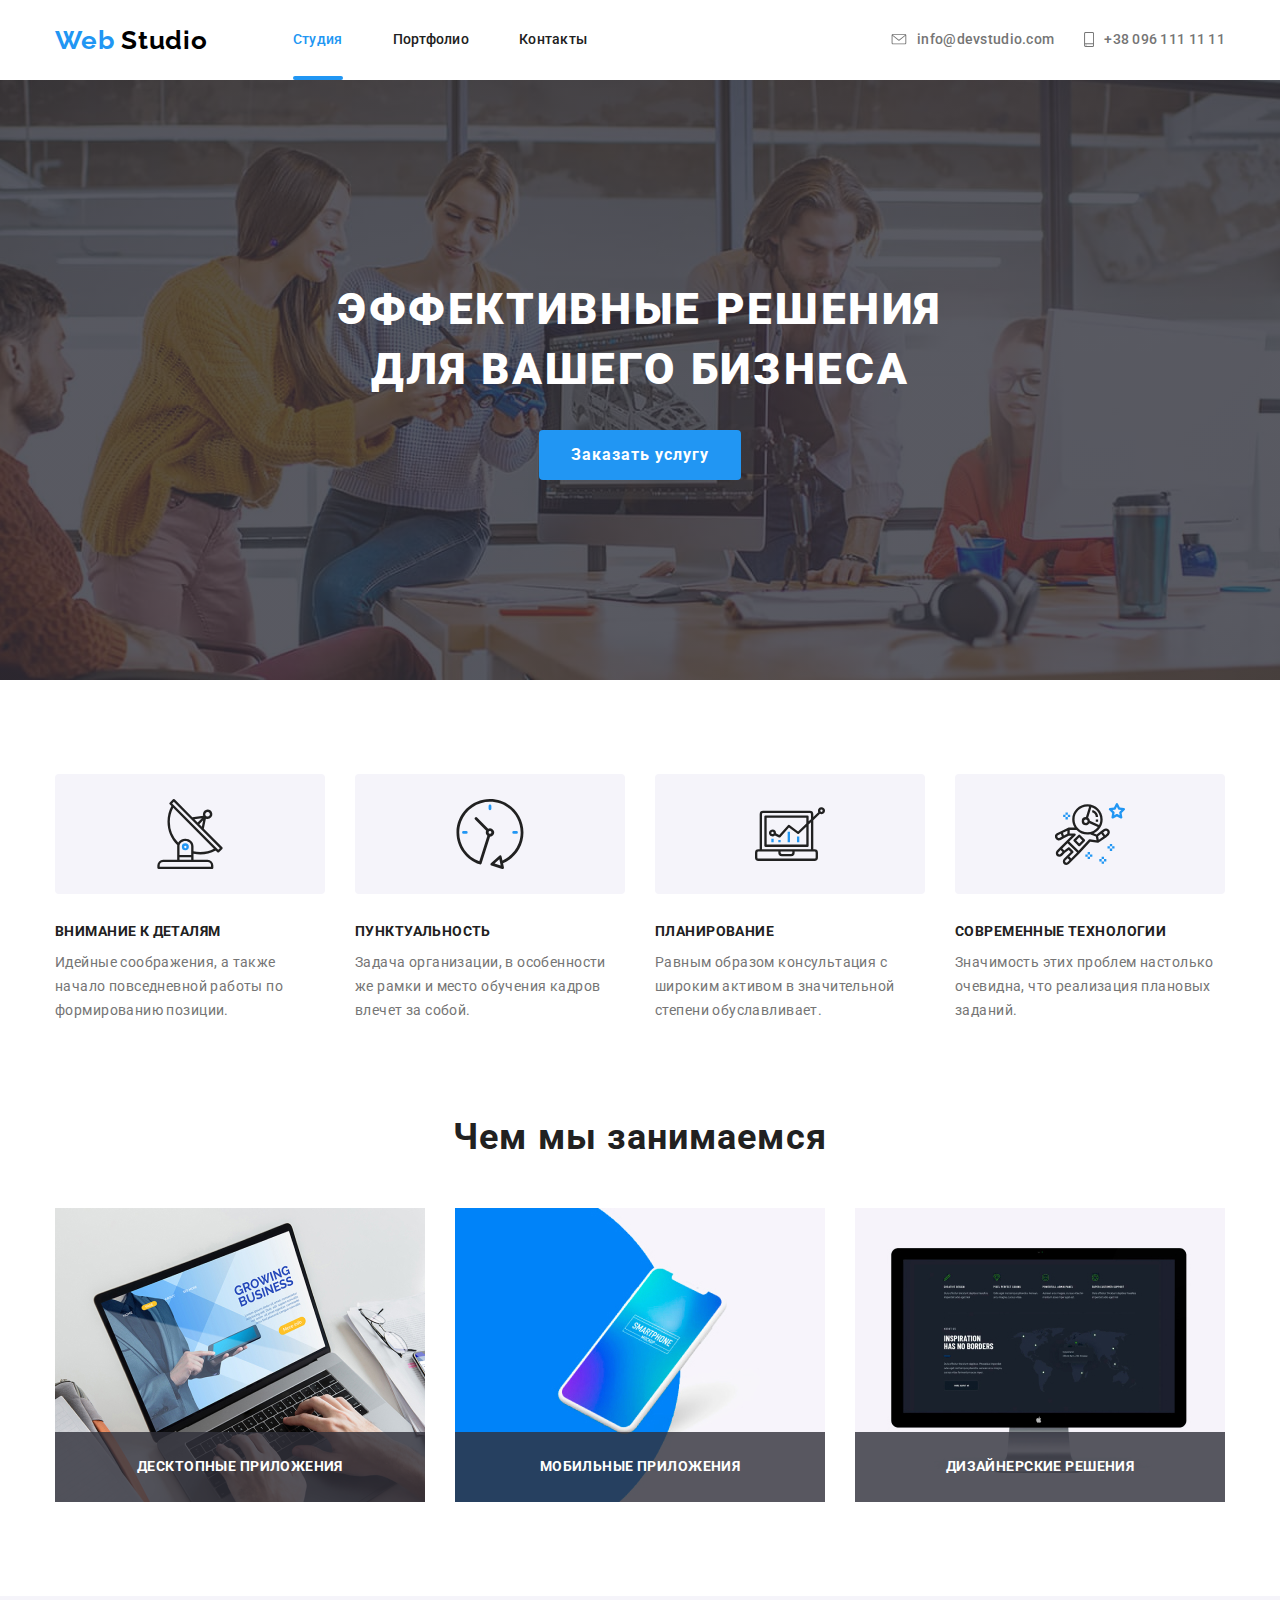
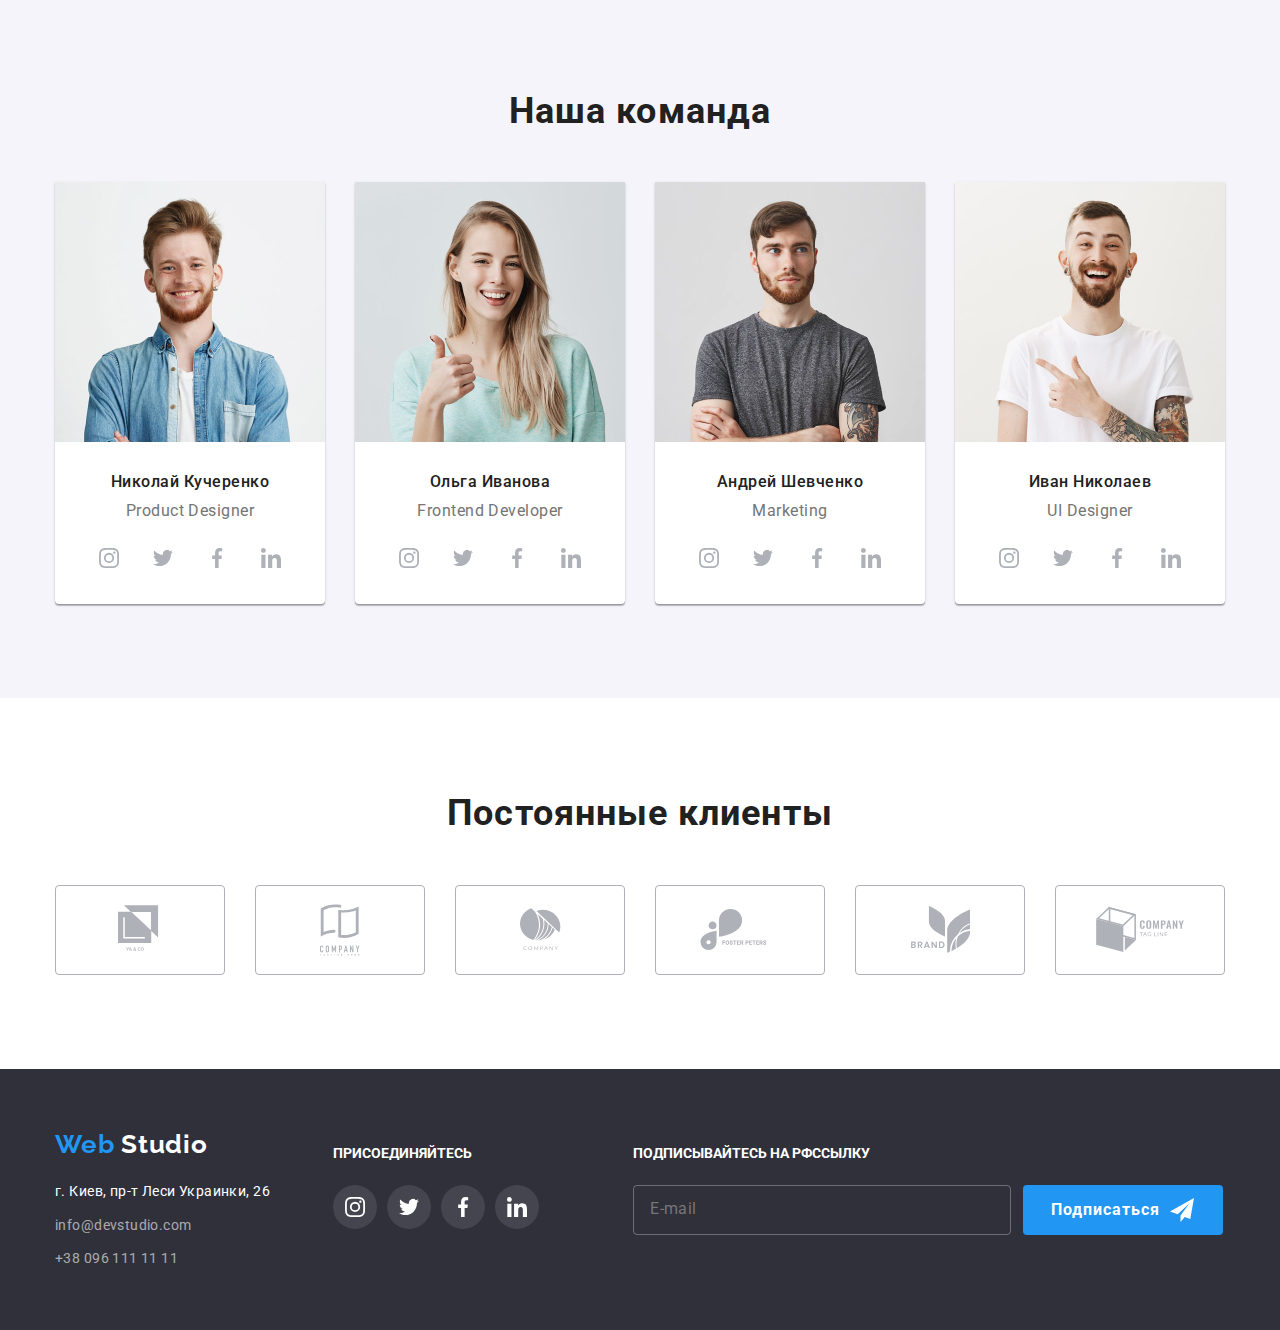
<file: index.html>
<!DOCTYPE html>
<html lang="ru">

<head>
    <meta charset="UTF-8">
    <meta name="viewport" content="width=device-width, initial-scale=1.0">
    <title>Web Studio</title>
    <link href="https://fonts.googleapis.com/css2?family=Raleway:wght@700&family=Roboto:wght@400;500;700;900&display=swap" rel="stylesheet">
    <link rel="stylesheet" href="./css/main.min.css">

</head>

<body>
    <!--ШАПКА САЙТА-->
    <header class="header">
        <div class="container">
            <nav class="navigation">
                <a class="logo link" href="./index.html" aria-label="Логотип" lang="en"><span class="logo-accent">Web </span>Studio</a>
                <ul class="navigation-list list">
                    <li class="navigation-list-item">
                        <a class="navigation-list-link link active-page" href="./index.html">Студия</a>
                    </li>
                    <li class="navigation-list-item">
                        <a class="navigation-list-link link" href="./portfolio.html">Портфолио</a>
                    </li>
                    <li class="navigation-list-item">
                        <a class="navigation-list-link link" href="">Контакты</a>
                    </li>
                </ul>
            </nav>
            <address class="header-address">
                <ul class="header-address-list list">
                    <li>
                        <a class="header-mail link" href="mailto:info@devstudio.com" lang="en">
                            <svg class="header-mail-icon">
                                <use href="./images/sprite.svg#icon-envelope"></use>
                            </svg>
                            info@devstudio.com
                        </a>
                    </li>
                    <li>
                        <a class="header-tel link" href="tel:+380961111111">
                            <svg class="header-tel-icon">
                                <use href="./images/sprite.svg#icon-smartphone"></use>
                            </svg>
                            +38 096 111 11 11
                        </a>
                    </li>
                </ul>
            </address>
        </div>
    </header>
    <main>
        <!--Cекция HERO-->
        <section class="hero">
            <div class="container">
                <h1 class="hero-titel">ЭФФЕКТИВНЫЕ РЕШЕНИЯ<br />ДЛЯ ВАШЕГО БИЗНЕСА</h1>
                <button data-modal-open type="button" class="button order">Заказать услугу</button>
            </div>
        </section>
        <!--Секция ОСОБЕННОСТИ-->
        <section class="features">
            <div class="container">
             <h2 hidden>Особенности</h2>
                <ul class="features-list list ">
                    <li class="features-list-item">
                        
                        <div class="features-list-item-box">
                            <svg class="features-list-item-img">
                                <use href="./images/sprite.svg#icon-antena"></use>
                            </svg>
                            <!-- <img class="features-list-item-img" src="./images/features/antena.svg" alt="Изображение спутниковой антены"> -->
                        </div>
                        
                        <h3 class="subtitel-dark">Внимание к деталям</h3>
                        <p class="description">Идейные соображения, а также начало повседневной работы по формированию позиции.
                        </p>
                    </li>
                    <li class="features-list-item">
                        <div class="features-list-item-box">
                            <svg class="features-list-item-img">
                                <use href="./images/sprite.svg#icon-clock"></use>
                            </svg>
                        </div>
                        <!-- <div class="features-list-item-box">
                            <img class="features-list-item-img" src="./images/features/clock.svg" alt="Изображение часов">
                        </div> -->
                        
                        <h3 class="subtitel-dark">Пунктуальность</h3>
                        <p class="description">Задача организации, в особенности же рамки и место обучения кадров влечет за
                            собой.</p>
                    </li>
                    <li class="features-list-item">
                        <div class="features-list-item-box">
                            <svg class="features-list-item-img">
                                <use href="./images/sprite.svg#icon-diagram"></use>
                            </svg>
                        </div>
                        <!-- <div class="features-list-item-box">
                            <img class="features-list-item-img"  src="./images/features/diagram.svg" alt="Изображение диаграммы">
                        </div> -->
                        
                        <h3 class="subtitel-dark">Планирование</h3>
                        <p class="description">Равным образом консультация с широким активом в значительной степени
                            обуславливает.</p>
                    </li>
                    <li class="features-list-item">
                        <div class="features-list-item-box">
                            <svg class="features-list-item-img">
                                <use href="./images/sprite.svg#icon-astronaut"></use>
                            </svg>
                        </div>
                        
                        <!-- <div class="features-list-item-box">
                            <img class="features-list-item-img" src="./images/features/astronaut.svg" alt="Изображение астронавта">
                        </div> -->
                        
                        <h3 class="subtitel-dark">Современные технологии</h3>
                        <p class="description">Значимость этих проблем настолько очевидна, что реализация плановых заданий.</p>
                    </li>
                </ul>
            </div>
        </section>
        <!--Секция ЧЕМ МЫ ЗАНИМАЕМСЯ-->
        <section class="we-do section">
            
            <div class="container">
                <h2 class="titel">Чем мы занимаемся</h2>
                <ul class="we-do-list list">
                    <li class="we-do-list-item">
                        <img class="we-do-list-item-img" src="./images/whatwedo/laptop.jpg" alt="Изображение лептопа" width="370" height="294">
                        <a class="we-do-list-link link" href="">
                            <h3 class="we-do-list-titel">Десктопные приложения</h3>
                        </a>
                    </li>
                    <li class="we-do-list-item">
                        <img class="we-do-list-item-img" src="./images/whatwedo/mobile.jpg" alt="Изображение мобильного телефона" width="370" height="294">
                        <a class="we-do-list-link link" href="">
                            <h3 class="we-do-list-titel">Мобильные приложения</h3>
                        </a>
                    </li>
                    <li class="we-do-list-item">
                        <img class="we-do-list-item-img" src="./images/whatwedo/monitor.jpg" alt="Изображение монитора" width="370" height="294">
                        <a class="we-do-list-link link" href="">
                            <h3 class="we-do-list-titel">Дизайнерские решения</h3>
                        </a>
                    </li>
                </ul>
            </div>
        </section>
        <!--Секция НАША КОМАНДА-->
        <section class="team section">
            
            <div class="container">
                <h2 class="titel">Наша команда</h2>
                <ul class="team-list list">
                    <li class="team-list-item">
                        <img class="team-list-item-img" src="./images/team/nicolayKucherenko.jpg" alt="Фото Николая Кучеренко" width="270" height="260">
                        <h3 class="team-list-item-name">Николай Кучеренко</h3>
                        <p class="team-list-item-position" lang="en">Product Designer</p>
                        <ul class="social-links list">
                            <li class="social-links-item">
                                <a class="social-links-item-link link" href="" aria-label="Ссылка Инстаграм">
                                    <svg class="social-link-item-logo">
                                        <use href="./images/sprite.svg#icon-logo-instagram"></use>
                                    </svg>
                                    <!-- <img src="./images/logo-instagram.svg" alt="Иконка Инстаграм"> -->
                                </a>
                            </li>
                            <li class="social-links-item">
                                <a class="social-links-item-link link" href="" aria-label="Ссылка Твиттер">
                                    <svg class="social-link-item-logo">
                                        <use href="./images/sprite.svg#icon-logo-twitter"></use>
                                    </svg>
                                    <!-- <img src="./images/logo-twitter.svg" alt="Иконка Твиттер"> -->
                                </a>
                            </li>
                            <li class="social-links-item">
                                <a class="social-links-item-link link" href="" aria-label="Ссылка Фейсбук">
                                    <svg class="social-link-item-logo">
                                        <use href="./images/sprite.svg#icon-logo-facebook"></use>
                                    </svg>
                                    <!-- <img src="./images/logo-facebook.svg" alt="Иконка Фейсбук"> -->
                                </a>
                            </li>
                            <li class="social-links-item">
                                <a class="social-links-item-link link" href="" aria-label="Ссылка Линкедын">
                                    <svg class="social-link-item-logo">
                                        <use href="./images/sprite.svg#icon-logo-linkedin"></use>
                                    </svg>
                                    <!-- <img src="./images/logo-linkedin.svg" alt="Иконка Линкедын"> -->
                                </a>
                            </li>
                        </ul>
                    </li>
                    <li class="team-list-item">
                        <img class="team-list-item-img" src="./images/team/olgaIvanova.jpg" alt="Фото Ольги Иванова" width="270">
                        <h3 class="team-list-item-name">Ольга Иванова</h3>
                        <p class="team-list-item-position" lang="en">Frontend Developer</p>
                        <ul class="social-links list">
                            <li class="social-links-item">
                                <a class="social-links-item-link link" href="" aria-label="Ссылка Инстаграм">
                                    <svg class="social-link-item-logo">
                                        <use href="./images/sprite.svg#icon-logo-instagram"></use>
                                    </svg>
                                    <!-- <img src="./images/logo-instagram.svg" alt="Иконка Инстаграм"> -->
                                </a>
                            </li>
                            <li class="social-links-item">
                                <a class="social-links-item-link link" href="" aria-label="Ссылка Твиттер">
                                    <svg class="social-link-item-logo">
                                        <use href="./images/sprite.svg#icon-logo-twitter"></use>
                                    </svg>
                                    <!-- <img src="./images/logo-twitter.svg" alt="Иконка Твиттер"> -->
                                </a>
                            </li>
                            <li class="social-links-item">
                                <a class="social-links-item-link link" href="" aria-label="Ссылка Фейсбук">
                                    <svg class="social-link-item-logo">
                                        <use href="./images/sprite.svg#icon-logo-facebook"></use>
                                    </svg>
                                    <!-- <img src="./images/logo-facebook.svg" alt="Иконка Фейсбук"> -->
                                </a>
                            </li>
                            <li class="social-links-item">
                                <a class="social-links-item-link link" href="" aria-label="Ссылка Линкедын">
                                    <svg class="social-link-item-logo">
                                        <use href="./images/sprite.svg#icon-logo-linkedin"></use>
                                    </svg>
                                    <!-- <img src="./images/logo-linkedin.svg" alt="Иконка Линкедын"> -->
                                </a>
                            </li>
                        </ul>
                    </li>
                    <li class="team-list-item">
                        <img class="team-list-item-img" src="./images/team/andreyShevchenko.jpg" alt="Фото Андрея Шевченко" width="270" height="260">
                        <h3 class="team-list-item-name">Андрей Шевченко</h3>
                        <p class="team-list-item-position" lang="en">Marketing</p>
                        <ul class="social-links list">
                            <li class="social-links-item">
                                <a class="social-links-item-link link" href="" aria-label="Ссылка Инстаграм">
                                    <svg class="social-link-item-logo">
                                        <use href="./images/sprite.svg#icon-logo-instagram"></use>
                                    </svg>
                                    <!-- <img src="./images/logo-instagram.svg" alt="Иконка Инстаграм"> -->
                                </a>
                            </li>
                            <li class="social-links-item">
                                <a class="social-links-item-link link" href="" aria-label="Ссылка Твиттер">
                                    <svg class="social-link-item-logo">
                                        <use href="./images/sprite.svg#icon-logo-twitter"></use>
                                    </svg>
                                    <!-- <img src="./images/logo-twitter.svg" alt="Иконка Твиттер"> -->
                                </a>
                            </li>
                            <li class="social-links-item">
                                <a class="social-links-item-link link" href="" aria-label="Ссылка Фейсбук">
                                    <svg class="social-link-item-logo">
                                        <use href="./images/sprite.svg#icon-logo-facebook"></use>
                                    </svg>
                                    <!-- <img src="./images/logo-facebook.svg" alt="Иконка Фейсбук"> -->
                                </a>
                            </li>
                            <li class="social-links-item">
                                <a class="social-links-item-link link" href="" aria-label="Ссылка Линкедын">
                                    <svg class="social-link-item-logo">
                                        <use href="./images/sprite.svg#icon-logo-linkedin"></use>
                                    </svg>
                                    <!-- <img src="./images/logo-linkedin.svg" alt="Иконка Линкедын"> -->
                                </a>
                            </li>
                        </ul>
                    </li>
                    <li class="team-list-item">
                        <img class="team-list-item-img" src="./images/team/ivanNikolaev.jpg" alt="Фото Ивана Николаева" width="270" height="260">
                        <h3 class="team-list-item-name">Иван Николаев</h3>
                        <p class="team-list-item-position" lang="en">UI Designer</p>
                        <ul class="social-links list">
                            <li class="social-links-item">
                                <a class="social-links-item-link link" href="" aria-label="Ссылка Инстаграм">
                                    <svg class="social-link-item-logo">
                                        <use href="./images/sprite.svg#icon-logo-instagram"></use>
                                    </svg>
                                    <!-- <img src="./images/logo-instagram.svg" alt="Иконка Инстаграм"> -->
                                </a>
                            </li>
                            <li class="social-links-item">
                                <a class="social-links-item-link link" href="" aria-label="Ссылка Твиттер">
                                    <svg class="social-link-item-logo">
                                        <use href="./images/sprite.svg#icon-logo-twitter"></use>
                                    </svg>
                                    <!-- <img src="./images/logo-twitter.svg" alt="Иконка Твиттер"> -->
                                </a>
                            </li>
                            <li class="social-links-item">
                                <a class="social-links-item-link link" href="" aria-label="Ссылка Фейсбук">
                                    <svg class="social-link-item-logo">
                                        <use href="./images/sprite.svg#icon-logo-facebook"></use>
                                    </svg>
                                    <!-- <img src="./images/logo-facebook.svg" alt="Иконка Фейсбук"> -->
                                </a>
                            </li>
                            <li class="social-links-item">
                                <a class="social-links-item-link link" href="" aria-label="Ссылка Линкедын">
                                    <svg class="social-link-item-logo">
                                        <use href="./images/sprite.svg#icon-logo-linkedin"></use>
                                    </svg>
                                    <!-- <img src="./images/logo-linkedin.svg" alt="Иконка Линкедын"> -->
                                </a>
                            </li>
                        </ul>
                    </li>
                </ul>
            </div>
        </section>
        <!--Секция ПОСТОЯННЫЕ КЛИЕНТЫ-->
        <section class="customers section">
            <h2 class="titel">Постоянные клиенты</h2>
            <div class="container">
                <ul class="customers-list list">
                    <li class="customers-list-item">
                        <a class="customers-list-link link" href="" aria-label="Ссылка на клиента №1">
                            <svg width="44.3" height="49.2" class="customers-link-item-logo">
                                <use href="./images/sprite.svg#icon-client-1"></use>
                            </svg>
                            <!-- <img src="./images/clients/client-1.svg" alt="Логотип клиента №1"> -->
                        </a>
                    </li>
                    <li class="customers-list-item">
                        <a class="customers-list-link link" href="" aria-label="Ссылка на клиента №2">
                            <svg width="40" height="52" class="customers-link-item-logo">
                                <use href="./images/sprite.svg#icon-client-2"></use>
                            </svg>
                            <!-- <img src="./images/clients/client-2.svg" alt="Логотип клиента №2"> -->
                        </a>
                    </li>
                    <li class="customers-list-item">
                        <a class="customers-list-link link" href="" aria-label="Ссылка на клиента №3">
                            <svg width="41" height="42.6" class="customers-link-item-logo">
                                <use href="./images/sprite.svg#icon-client-3"></use>
                            </svg>
                            <!-- <img src="./images/clients/client-3.svg" alt="Логотип клиента №3"> -->
                        </a>
                    </li>
                    <li class="customers-list-item">
                        <a class="customers-list-link link" href="" aria-label="Ссылка на клиента №4">
                            <svg width="79.7" height="42" class="customers-link-item-logo">
                                <use href="./images/sprite.svg#icon-client-4"></use>
                            </svg>
                            <!-- <img src="./images/clients/client-4-active.svg" alt="Логотип клиента №4"> -->
                        </a>
                    </li>
                    <li class="customers-list-item">
                        <a class="customers-list-link link" href="" aria-label="Ссылка на клиента №5">
                            <svg width="59" height="47" class="customers-link-item-logo">
                                <use href="./images/sprite.svg#icon-client-5"></use>
                            </svg>
                            <!-- <img src="./images/clients/client-5.svg" alt="Логотип клиента №5"> -->
                        </a>
                    </li>
                    <li class="customers-list-item">
                        <a class="customers-list-link link" href="" aria-label="Ссылка на клиента №6">
                            <svg width="88.5" height="45.5" class="customers-link-item-logo">
                                <use href="./images/sprite.svg#icon-client-6"></use>
                            </svg>
                            <!-- <img src="./images/clients/client-6.svg" alt="Логотип клиента №6"> -->
                        </a>
                    </li>
                </ul>
            </div>
            
        </section>
    </main>
    <!--ПОДВАЛ-->
    <footer class="footer">
        <div class="container">
            <div class="footer-colomn-first">
                <a class="logo link" href="./index.html" aria-label="Логотип" lang="en"><span class="logo-accent">Web </span>Studio</a>
                <address class="contacts">
                    <ul class="contacts-list list">
                        <li class="contacts-list-item">
                            <a class="contacts-list-link-address link" href="https://goo.gl/maps/ncMXrBjSjiiqY7jAA" target="_blank">г. Киев, пр-т Леси Украинки, 26</a>
                        </li>
                        <li class="contacts-list-item">
                            <a class="contacts-list-link link" href="mailto:info@devstudio.com" lang="en">info@devstudio.com</a>
                        </li>
                        <li class="contacts-list-item">
                            <a class="contacts-list-link link" href="tel:+380961111111">+38 096 111 11 11</a>
    
                        </li>
                    </ul>
                </address>
            </div>
            <div class="footer-colomn-second">
                <p class="footer-titel">ПРИСОЕДИНЯЙТЕСЬ</p>
                <ul class="social-links list">
                    <li class="social-links-item">
                        <a class="footer-social-links-item-link link" href="" aria-label="Ссылка Инстаграм">
                            <svg class="social-link-item-logo">
                                <use href="./images/sprite.svg#icon-logo-instagram"></use>
                            </svg>
                            <!-- <img src="./images/logo-instagram.svg" alt="Иконка Инстаграм"> -->
                        </a>
                    </li>
                    <li class="social-links-item">
                        <a class="footer-social-links-item-link link" href="" aria-label="Ссылка Твиттер">
                            <svg class="social-link-item-logo">
                                <use href="./images/sprite.svg#icon-logo-twitter"></use>
                            </svg>
                            <!-- <img src="./images/logo-twitter.svg" alt="Иконка Твиттер"> -->
                        </a>
                    </li>
                    <li class="social-links-item">
                        <a class="footer-social-links-item-link link" href="" aria-label="Ссылка Фейсбук">
                            <svg class="social-link-item-logo">
                                <use href="./images/sprite.svg#icon-logo-facebook"></use>
                            </svg>
                            <!-- <img src="./images/logo-facebook.svg" alt="Иконка Фейсбук"> -->
                        </a>
                    </li>
                    <li class="social-links-item">
                        <a class="footer-social-links-item-link link" href="" aria-label="Ссылка Линкедын">
                            <svg class="social-link-item-logo">
                                <use href="./images/sprite.svg#icon-logo-linkedin"></use>
                            </svg>
                            <!-- <img src="./images/logo-linkedin.svg" alt="Иконка Линкедын"> -->
                        </a>
                    </li>
                </ul>
            </div>
            <div class="footer-colomn-third">
                <p class="footer-titel">ПОДПИСЫВАЙТЕСЬ НА РФССЫЛКУ</p>
                <form class="footer-subcribe-to" action="#">
                    <input class="footer-subcribe-input" type="email" placeholder="E-mail">
                    <button type="submit" class="button subcribe">Подписаться</button>
                </form>
            </div>
        </div>
    </footer>

    <!--МОДАЛЬНОЕ ОКНО-->
    <div data-modal class="backdrop is-hidden">
        <form class="modal-form" action="#">
            <button class="modal-close-btn" data-modal-close type="button">
                <svg class="close-btn-icon" , width="11" , height="11">
                    <use href="./images/sprite.svg#icon-close-form"></use>
                </svg>
            </button>
            <h2 class="modal-form-title">Оставьте свои данные, мы вам перезвоним</h2>
            <label class="modal-form-input-wrapper">
                <input class="modal-form-input" type="text" name="user-name" placeholder=" " required>
                <span class="modal-form-label">Имя</span> 
                <svg class="form-name-logo">
                    <use href="./images/sprite.svg#icon-name-form"></use>
                </svg>  
            </label>
            <label class="modal-form-input-wrapper">
                <input class="modal-form-input" type="tel" name="user-tel" placeholder=" " required>
                <span class="modal-form-label">Телефон</span>
                <svg class="form-name-logo">
                    <use href="./images/sprite.svg#icon-tel-form"></use>
                </svg>   
            </label>
            <label class="modal-form-input-wrapper">
                <input class="modal-form-input" type="email" name="user-mail" placeholder=" " required>
                <span class="modal-form-label">Почта</span>
                <svg class="form-name-logo">
                    <use href="./images/sprite.svg#icon-mail-form"></use>
                </svg>   
            </label>
            <label class="modal-form-input-wrapper-textarea">
                <textarea class="modal-form-message" placeholder=" "></textarea>
                <span class="modal-form-label textarea">Коментарий</span>   
            </label>
            <label class="modal-form-option-lable">
                <input class="modal-form-checkbox" type="checkbox" name="policy" value="accept-polisy" required></input>
                <span class="checkbox-logo"></span>
                <!-- <svg class="form-checkbox-logo">
                    <use href="./images/sprite.svg#icon-check-form"></use>
                </svg> -->
                <span class="modal-form-option-span">Соглашаюсь с рассылкой и принимаю <a href="">Условия договора</a> </span>
            </label>
            <button class="button modal-button" type="submit">Отправить</button>
        </form>
    </div>
    <script src="./js/modal.js"></script>
</body>

</html>
</file>
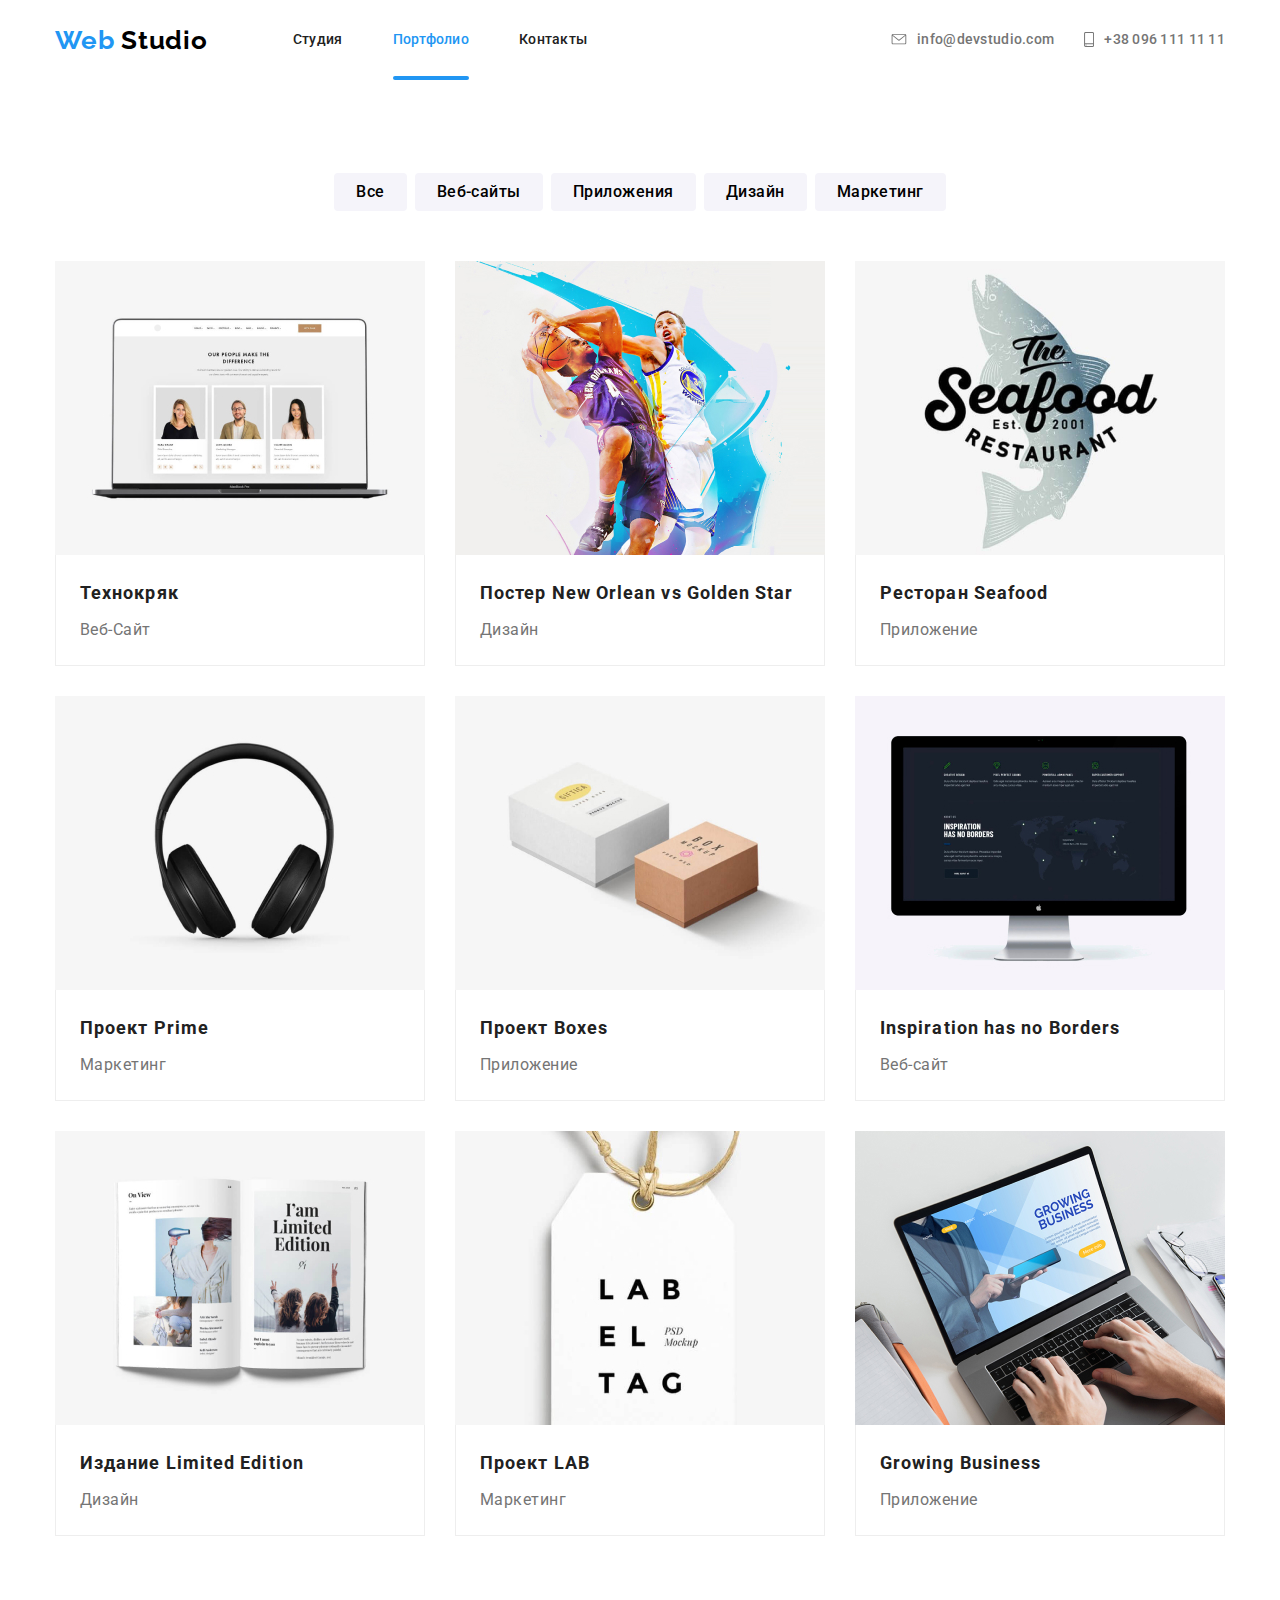
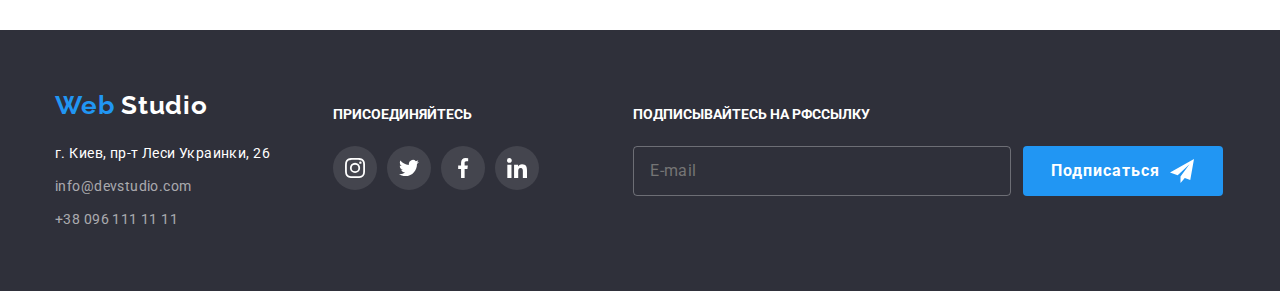
<file: portfolio.html>
<!DOCTYPE html>
<html lang="ru">

<head>
    <meta charset="UTF-8">
    <meta name="viewport" content="width=device-width, initial-scale=1.0">
    <title>Web Studio</title>
    <link
        href="https://fonts.googleapis.com/css2?family=Raleway:wght@700&family=Roboto:wght@400;500;700;900&display=swap"
        rel="stylesheet">
    <link rel="stylesheet" href="./css/main.min.css">
</head>

<body>
    <!--ШАПКА САЙТА-->
    <header class="header">
        <div class="container">
            <nav class="navigation">
                <a class="logo link" href="./index.html" aria-label="Логотип" lang="en"><span class="logo-accent">Web </span>Studio</a>
                <ul class="navigation-list list">
                    <li class="navigation-list-item">
                        <a class="navigation-list-link link " href="./index.html">Студия</a>
                    </li>
                    <li class="navigation-list-item">
                        <a class="navigation-list-link link active-page" href="./portfolio.html">Портфолио</a>
                    </li>
                    <li class="navigation-list-item">
                        <a class="navigation-list-link link" href="">Контакты</a>
                    </li>
                </ul>
            </nav>
            <address class="header-address">
                <ul class="header-address-list list">
                    <li>
                        <a class="header-mail link" href="mailto:info@devstudio.com" lang="en">
                            <svg class="header-mail-icon">
                                <use href="./images/sprite.svg#icon-envelope"></use>
                            </svg>
                            info@devstudio.com
                        </a>
                    </li>
                    <li>
                        <a class="header-tel link" href="tel:+380961111111">
                            <svg class="header-tel-icon">
                                <use href="./images/sprite.svg#icon-smartphone"></use>
                            </svg>
                            +38 096 111 11 11
                        </a>
                    </li>
                </ul>
            </address>
        </div>
    </header>
    <main>
        <h1 hidden>Портфолио</h1>
        <!--Секция ФИЛЬТР-->
        <section class="filter">
            <!-- <div class="good"></div> -->
            <div class="container">
                <h2 hidden>Фильтр</h2>
                <ul class="filter-list list">
                    <li class="filter-list-item">
                        <button class="filter-list-button" type="button">Все</button>
                    </li>
                    <li class="filter-list-item">
                        <button class="filter-list-button" type="button">Веб-сайты</button>
                    </li>
                    <li class="filter-list-item">
                        <button class="filter-list-button" type="button">Приложения</button>
                    </li>
                    <li class="filter-list-item">
                        <button class="filter-list-button" type="button">Дизайн</button>
                    </li>
                    <li class="filter-list-item">
                        <button class="filter-list-button" type="button">Маркетинг</button>
                    </li>
                </ul>
            </div>
        </section>
        <!--Секция ПРИМЕРЫ РОБОТ-->
        <section class="work">
            <div class="container">
                <h2 hidden>Примеры робот</h2>
                <ul class="work-list list">
                    <li class="work-list-item">
                        <a class="work-list-link link" href="">
                            <div class="work-list-item-img-wrapper"><img src="./images/portfolio/portfolio-01.jpg" alt="Фото" width="370" height="294">
                                <div class="overlay">
                                    <p class="work-list-description" >Технокряк это современная площадка
                                        распространения коронавируса. Компании используют эту платформу для цифрового
                                        шпионажа и атак на защищённые сервера конкурентов.</p>
                                </div>
                            </div>
                            <div class="work-list-item-card">
                                <h3 class="work-list-titel">Технокряк</h3>
                                <p class="work-list-kind">Веб-Сайт</p>
                            </div>
                        </a>
                    </li>
                    <li class="work-list-item">
                        <a class="work-list-link link" href="">
                            <div class="work-list-item-img-wrapper">
                                <img src="./images/portfolio/portfolio-02.jpg" alt="Фото" width="370" height="294">
                                <div class="overlay">
                                    <p class="work-list-description" >Lorem, ipsum dolor sit amet consectetur
                                    adipisicing elit. Quo corrupti perspiciatis, rerum laudantium cupiditate odio
                                    placeat culpa necessitatibus nemo mollitia distinctio nostrum qui eaque nisi vitae
                                    ipsam reiciendis aliquam soluta!</p>
                                </div>
                            </div>
                            
                            <div class="work-list-item-card">
                                <h3 class="work-list-titel">Постер New Orlean vs Golden Star</h3>
                                
                                <p class="work-list-kind">Дизайн</p>
                            </div>
                        </a>
                    </li>
                    <li class="work-list-item">
                        <a class="work-list-link link" href="">
                            <div class="work-list-item-img-wrapper">
                                <img src="./images/portfolio/portfolio-03.jpg" alt="Фото" width="370" height="294">
                                <div class="overlay">
                                    <p class="work-list-description" >Lorem, ipsum dolor sit amet consectetur
                                    adipisicing elit. Quo corrupti perspiciatis, rerum laudantium cupiditate odio
                                    placeat culpa necessitatibus nemo mollitia distinctio nostrum qui eaque nisi vitae
                                    ipsam reiciendis aliquam soluta!</p>
                                </div>
                            </div>
                            
                            <div class="work-list-item-card">
                                <h3 class="work-list-titel">Ресторан Seafood</h3>
                                
                                <p class="work-list-kind">Приложение</p>
                            </div>
                        </a>
                    </li>
                    <li class="work-list-item">
                        <a class="work-list-link link" href="">
                            <div class="work-list-item-img-wrapper">
                                <img src="./images/portfolio/portfolio-04.jpg" alt="Фото" width="370" height="294">
                                <div class="overlay">
                                    <p class="work-list-description" >Lorem, ipsum dolor sit amet consectetur
                                    adipisicing elit. Quo corrupti perspiciatis, rerum laudantium cupiditate odio
                                    placeat culpa necessitatibus nemo mollitia distinctio nostrum qui eaque nisi vitae
                                    ipsam reiciendis aliquam soluta!</p>
                                </div>
                            </div>
                            
                            <div class="work-list-item-card">
                                <h3 class="work-list-titel">Проект Prime</h3>
                                
                                <p class="work-list-kind">Маркетинг</p>
                            </div>
                        </a>
                    </li>
                    <li class="work-list-item">
                        <a class="work-list-link link" href="">
                            <div class="work-list-item-img-wrapper">
                                <img src="./images/portfolio/portfolio-05.jpg" alt="Фото" width="370" height="294">
                                <div class="overlay">
                                    <p class="work-list-description" >Lorem, ipsum dolor sit amet consectetur
                                    adipisicing elit. Quo corrupti perspiciatis, rerum laudantium cupiditate odio
                                    placeat culpa necessitatibus nemo mollitia distinctio nostrum qui eaque nisi vitae
                                    ipsam reiciendis aliquam soluta!</p>
                                </div>
                            </div>
                            
                            <div class="work-list-item-card">
                                <h3 class="work-list-titel">Проект Boxes</h3>
                                
                                <p class="work-list-kind">Приложение</p>
                            </div>
                        </a>
                    </li>
                    <li class="work-list-item">
                        <a class="work-list-link link" href="">
                            <div class="work-list-item-img-wrapper">
                                <img src="./images/portfolio/portfolio-06.jpg" alt="Фото" width="370" height="294">
                                <div class="overlay">
                                    <p class="work-list-description" >Lorem, ipsum dolor sit amet consectetur
                                    adipisicing elit. Quo corrupti perspiciatis, rerum laudantium cupiditate odio
                                    placeat culpa necessitatibus nemo mollitia distinctio nostrum qui eaque nisi vitae
                                    ipsam reiciendis aliquam soluta!</p>
                                </div>
                            </div>
                            
                            <div class="work-list-item-card">
                                <h3 class="work-list-titel">Inspiration has no Borders</h3>
                                
                                <p class="work-list-kind">Веб-сайт</p>
                            </div>
                        </a>
                    </li>
                    <li class="work-list-item">
                        <a class="work-list-link link" href="">
                            <div class="work-list-item-img-wrapper">
                                <img src="./images/portfolio/portfolio-07.jpg" alt="Фото" width="370" height="294">
                                <div class="overlay">
                                    <p class="work-list-description" >Lorem, ipsum dolor sit amet consectetur
                                    adipisicing elit. Quo corrupti perspiciatis, rerum laudantium cupiditate odio
                                    placeat culpa necessitatibus nemo mollitia distinctio nostrum qui eaque nisi vitae
                                    ipsam reiciendis aliquam soluta!</p>
                                </div>
                            </div>
                            
                            <div class="work-list-item-card">
                                <h3 class="work-list-titel">Издание Limited Edition</h3>
                                
                                <p class="work-list-kind">Дизайн</p>
                            </div>
                        </a>
                    </li>
                    <li class="work-list-item">
                        <a class="work-list-link link" href="">
                            <div class="work-list-item-img-wrapper">
                                <img src="./images/portfolio/portfolio-08.jpg" alt="Фото" width="370" height="294">
                                <div class="overlay">
                                    <p class="work-list-description" >Lorem, ipsum dolor sit amet consectetur
                                    adipisicing elit. Quo corrupti perspiciatis, rerum laudantium cupiditate odio
                                    placeat culpa necessitatibus nemo mollitia distinctio nostrum qui eaque nisi vitae
                                    ipsam reiciendis aliquam soluta!</p>
                                </div>
                            </div>
                            
                            <div class="work-list-item-card">
                                <h3 class="work-list-titel">Проект LAB</h3>
                                
                                <p class="work-list-kind">Маркетинг</p>
                            </div>
                        </a>
                    </li>
                    <li class="work-list-item">
                        <a class="work-list-link link" href="">
                            <div class="work-list-item-img-wrapper">
                                <img src="./images/portfolio/portfolio-09.jpg" alt="Фото" width="370" height="294">
                                <div class="overlay">
                                    <p class="work-list-description" >Lorem, ipsum dolor sit amet consectetur
                                    adipisicing elit. Quo corrupti perspiciatis, rerum laudantium cupiditate odio
                                    placeat culpa necessitatibus nemo mollitia distinctio nostrum qui eaque nisi vitae
                                    ipsam reiciendis aliquam soluta!</p>
                                </div>
                            </div>
                            
                            <div class="work-list-item-card">
                                <h3 class="work-list-titel">Growing Business</h3>
                                
                                <p class="work-list-kind">Приложение</p>
                            </div>
                        </a>
                    </li>
                </ul>
            </div>
        </section>
    </main>
    <!--ПОДВАЛ-->
    <footer class="footer">
        <div class="container">
            <div class="footer-colomn-first">
                <a class="logo link" href="./index.html" aria-label="Логотип" lang="en"><span class="logo-accent">Web </span>Studio</a>
                <address class="contacts">
                    <ul class="contacts-list list">
                        <li class="contacts-list-item">
                            <a class="contacts-list-link-address link" href="https://goo.gl/maps/ncMXrBjSjiiqY7jAA" target="_blank">г. Киев, пр-т Леси Украинки,
                                26</a>
                        </li>
                        <li class="contacts-list-item">
                            <a class="contacts-list-link link" href="mailto:info@devstudio.com" lang="en">info@devstudio.com</a>
                        </li>
                        <li class="contacts-list-item">
                            <a class="contacts-list-link link" href="tel:+380961111111">+38 096 111 11 11</a>
    
                        </li>
                    </ul>
                </address>
            </div>
            <div class="footer-colomn-second">
                <p class="footer-titel">ПРИСОЕДИНЯЙТЕСЬ</p>
                <ul class="social-links list">
                    <li class="social-links-item">
                        <a class="footer-social-links-item-link link" href="" aria-label="Ссылка Инстаграм">
                            <svg class="social-link-item-logo">
                                <use href="./images/sprite.svg#icon-logo-instagram"></use>
                            </svg>
                            <!-- <img src="./images/logo-instagram.svg" alt="Иконка Инстаграм"> -->
                        </a>
                    </li>
                    <li class="social-links-item">
                        <a class="footer-social-links-item-link link" href="" aria-label="Ссылка Твиттер">
                            <svg class="social-link-item-logo">
                                <use href="./images/sprite.svg#icon-logo-twitter"></use>
                            </svg>
                            <!-- <img src="./images/logo-twitter.svg" alt="Иконка Твиттер"> -->
                        </a>
                    </li>
                    <li class="social-links-item">
                        <a class="footer-social-links-item-link link" href="" aria-label="Ссылка Фейсбук">
                            <svg class="social-link-item-logo">
                                <use href="./images/sprite.svg#icon-logo-facebook"></use>
                            </svg>
                            <!-- <img src="./images/logo-facebook.svg" alt="Иконка Фейсбук"> -->
                        </a>
                    </li>
                    <li class="social-links-item">
                        <a class="footer-social-links-item-link link" href="" aria-label="Ссылка Линкедын">
                            <svg class="social-link-item-logo">
                                <use href="./images/sprite.svg#icon-logo-linkedin"></use>
                            </svg>
                            <!-- <img src="./images/logo-linkedin.svg" alt="Иконка Линкедын"> -->
                        </a>
                    </li>
                </ul>
            </div>
            <div class="footer-colomn-third">
                <p class="footer-titel">ПОДПИСЫВАЙТЕСЬ НА РФССЫЛКУ</p>
                <form class="footer-subcribe-to" action="#">
                    <input class="footer-subcribe-input" type="email" placeholder="E-mail">
                    <button type="submit" class="button subcribe">Подписаться</button>
                </form>
            </div>
        </div>
    </footer>
</body>

</html>
</file>
<file: css/main.min.css>
/*
* Prefixed by https://autoprefixer.github.io
* PostCSS: v7.0.29,
* Autoprefixer: v9.7.6
* Browsers: last 4 version
*/

/*! normalize.css v8.0.1 | MIT License | github.com/necolas/normalize.css */html{line-height:1.15;-webkit-text-size-adjust:100%}body{margin:0}main{display:block}h1{font-size:2em;margin:0.67em 0}hr{-webkit-box-sizing:content-box;box-sizing:content-box;height:0;overflow:visible}pre{font-family:monospace, monospace;font-size:1em}a{background-color:transparent}abbr[title]{border-bottom:none;text-decoration:underline;-webkit-text-decoration:underline dotted;text-decoration:underline dotted}b,strong{font-weight:bolder}code,kbd,samp{font-family:monospace, monospace;font-size:1em}small{font-size:80%}sub,sup{font-size:75%;line-height:0;position:relative;vertical-align:baseline}sub{bottom:-0.25em}sup{top:-0.5em}img{border-style:none}button,input,optgroup,select,textarea{font-family:inherit;font-size:100%;line-height:1.15;margin:0}button,input{overflow:visible}button,select{text-transform:none}button,[type="button"],[type="reset"],[type="submit"]{-webkit-appearance:button}button::-moz-focus-inner,[type="button"]::-moz-focus-inner,[type="reset"]::-moz-focus-inner,[type="submit"]::-moz-focus-inner{border-style:none;padding:0}button:-moz-focusring,[type="button"]:-moz-focusring,[type="reset"]:-moz-focusring,[type="submit"]:-moz-focusring{outline:1px dotted ButtonText}fieldset{padding:0.35em 0.75em 0.625em}legend{-webkit-box-sizing:border-box;box-sizing:border-box;color:inherit;display:table;max-width:100%;padding:0;white-space:normal}progress{vertical-align:baseline}textarea{overflow:auto}[type="checkbox"],[type="radio"]{-webkit-box-sizing:border-box;box-sizing:border-box;padding:0}[type="number"]::-webkit-inner-spin-button,[type="number"]::-webkit-outer-spin-button{height:auto}[type="search"]{-webkit-appearance:textfield;outline-offset:-2px}[type="search"]::-webkit-search-decoration{-webkit-appearance:none}::-webkit-file-upload-button{-webkit-appearance:button;font:inherit}details{display:block}summary{display:list-item}template{display:none}[hidden]{display:none}.link{text-decoration:none;font-style:normal;display:block}.list{list-style:none;padding-left:0px;margin-top:0;margin-bottom:0}h1,h2,h3,p{margin:0}img{display:block}.titel{margin-bottom:50px}.button{font-weight:700;font-size:16px;line-height:1.88;letter-spacing:0.06em;border-style:none;border-radius:4px;background-color:#2196F3;color:#fff;display:-webkit-box;display:-ms-flexbox;display:flex;-webkit-box-align:center;-ms-flex-align:center;align-items:center;text-align:center;padding:10px 32px;cursor:pointer}.button.subcribe{position:relative;overflow:hidden;width:200px;height:50px;padding-left:28px;padding-right:28px}.button.subcribe::after{content:'';display:inline-block;width:24px;height:24px;margin-left:10px;background-image:url(../images/footer/icon-send.svg);-webkit-transition:-webkit-transform 250ms cubic-bezier(0.4, 0, 0.2, 1);transition:-webkit-transform 250ms cubic-bezier(0.4, 0, 0.2, 1);-o-transition:transform 250ms cubic-bezier(0.4, 0, 0.2, 1);transition:transform 250ms cubic-bezier(0.4, 0, 0.2, 1);transition:transform 250ms cubic-bezier(0.4, 0, 0.2, 1), -webkit-transform 250ms cubic-bezier(0.4, 0, 0.2, 1)}.button.subcribe::before{position:absolute;right:28px;top:50%;content:'';display:inline-block;width:24px;height:24px;margin-left:10px;background-image:url(../images/footer/icon-send.svg);-webkit-transition:-webkit-transform 250ms cubic-bezier(0.4, 0, 0.2, 1);transition:-webkit-transform 250ms cubic-bezier(0.4, 0, 0.2, 1);-o-transition:transform 250ms cubic-bezier(0.4, 0, 0.2, 1);transition:transform 250ms cubic-bezier(0.4, 0, 0.2, 1);transition:transform 250ms cubic-bezier(0.4, 0, 0.2, 1), -webkit-transform 250ms cubic-bezier(0.4, 0, 0.2, 1);-webkit-transform:translateY(calc(-50% + 40px));-ms-transform:translateY(calc(-50% + 40px));transform:translateY(calc(-50% + 40px))}.button.subcribe:hover::after{-webkit-transform:translateY(-40px);-ms-transform:translateY(-40px);transform:translateY(-40px)}.button.subcribe:hover::before{-webkit-transform:translateY(-50%);-ms-transform:translateY(-50%);transform:translateY(-50%)}.button.modal-button{display:-webkit-box;display:-ms-flexbox;display:flex;margin-left:auto;margin-right:auto;width:200px;height:50px;padding-left:55px;padding-right:55px;-webkit-box-shadow:0px 4px 4px rgba(0,0,0,0.15);box-shadow:0px 4px 4px rgba(0,0,0,0.15)}.logo{font-family:"Raleway",sans-serif;font-weight:700;font-size:26px;line-height:1.19;letter-spacing:0.03em;text-decoration:none;color:#000}body{font-family:"Roboto",sans-serif;font-weight:400;font-size:14px;line-height:1.72;color:#757575;background-color:#ffffff}.container{width:1170px;padding-left:15px;padding-right:15px;margin-left:auto;margin-right:auto}.section{padding-top:94px;padding-bottom:94px}.backdrop{position:fixed;left:0px;top:0px;width:100%;height:100%;background-color:rgba(0,0,0,0.2)}.is-hidden{opacity:0;visibility:hidden;pointer-events:none}.modal-form{position:absolute;top:50%;left:50%;-webkit-transform:translate(-50%, -50%);-ms-transform:translate(-50%, -50%);transform:translate(-50%, -50%);-webkit-box-sizing:border-box;box-sizing:border-box;width:528px;padding:40px;background-color:#fff;-webkit-box-shadow:0px 1px 3px rgba(0,0,0,0.12),0px 1px 1px rgba(0,0,0,0.14),0px 2px 1px rgba(0,0,0,0.2);box-shadow:0px 1px 3px rgba(0,0,0,0.12),0px 1px 1px rgba(0,0,0,0.14),0px 2px 1px rgba(0,0,0,0.2);border-radius:4px}.modal-close-btn{position:absolute;top:8px;right:8px;width:32px;height:32px;border-radius:50%;border:1px solid rgba(0,0,0,0.1);background-color:transparent;cursor:pointer;-webkit-transition:color 250ms cubic-bezier(0.4, 0, 0.2, 1);-o-transition:color 250ms cubic-bezier(0.4, 0, 0.2, 1);transition:color 250ms cubic-bezier(0.4, 0, 0.2, 1)}.modal-close-btn:hover{fill:#2196F3;color:#2196F3}.modal-form-title{margin-bottom:30px;font-weight:700;font-size:20px;line-height:1.15;text-align:center;letter-spacing:0.03em;color:#212121}.modal-form-input-wrapper{display:block;position:relative;margin-bottom:28px}.modal-form-input-wrapper-textarea{display:block;position:relative;margin-bottom:0px}.modal-form-label{position:absolute;top:50%;left:42px;-webkit-transform:translateY(-50%);-ms-transform:translateY(-50%);transform:translateY(-50%);font-size:14px;line-height:16px;letter-spacing:0.01em;-webkit-transition:-webkit-transform 250ms cubic-bezier(0.4, 0, 0.2, 1);transition:-webkit-transform 250ms cubic-bezier(0.4, 0, 0.2, 1);-o-transition:transform 250ms cubic-bezier(0.4, 0, 0.2, 1);transition:transform 250ms cubic-bezier(0.4, 0, 0.2, 1);transition:transform 250ms cubic-bezier(0.4, 0, 0.2, 1), -webkit-transform 250ms cubic-bezier(0.4, 0, 0.2, 1)}.modal-form-label.textarea{-webkit-transform:translateY(0);-ms-transform:translateY(0);transform:translateY(0);top:12px;left:16px}.modal-form-input-wrapper:focus-within>.modal-form-label,.modal-form-input-wrapper-textarea:focus-within>.modal-form-label,.modal-form-input:not(:placeholder-shown)+.modal-form-label,.modal-form-message:not(:placeholder-shown)+.modal-form-label{top:-4px;left:16px;-webkit-transform:translateY(-100%);-ms-transform:translateY(-100%);transform:translateY(-100%);font-size:12px;color:#2196F3;outline:none}.modal-form-input,.modal-form-message{display:-webkit-box;display:-ms-flexbox;display:flex;-webkit-box-align:center;-ms-flex-align:center;align-items:center;padding-left:42px;-webkit-box-sizing:border-box;box-sizing:border-box;width:100%;height:40px;border:1px solid rgba(33,33,33,0.2);border-radius:4px}.modal-form-message{height:120px;padding-top:12px;padding-left:16px;resize:none}.close-btn-icon{position:absolute;top:50%;left:50%;-webkit-transform:translate(-50%, -50%);-ms-transform:translate(-50%, -50%);transform:translate(-50%, -50%)}.form-name-logo{position:absolute;top:50%;left:19px;-webkit-transform:translateY(-50%);-ms-transform:translateY(-50%);transform:translateY(-50%);-webkit-transition:-webkit-transform 250ms cubic-bezier(0.4, 0, 0.2, 1);transition:-webkit-transform 250ms cubic-bezier(0.4, 0, 0.2, 1);-o-transition:transform 250ms cubic-bezier(0.4, 0, 0.2, 1);transition:transform 250ms cubic-bezier(0.4, 0, 0.2, 1);transition:transform 250ms cubic-bezier(0.4, 0, 0.2, 1), -webkit-transform 250ms cubic-bezier(0.4, 0, 0.2, 1);width:15px;height:15px}.modal-form-input-wrapper:focus-within>.form-name-logo,.modal-form-input-wrapper:focus-within>.modal-form-input,.modal-form-input-wrapper-textarea:focus-within>.modal-form-message{fill:#2196F3;outline:none;border-color:#2196F3}.modal-form-option-lable{position:relative;display:-webkit-box;display:-ms-flexbox;display:flex;-webkit-box-align:center;-ms-flex-align:center;align-items:center;margin-top:20px;margin-bottom:30px;padding-left:12px}.modal-form-option-span{padding-left:24px}.modal-form-option-span a{color:#2196F3}.modal-form-checkbox{position:absolute;-webkit-appearance:none;-moz-appearance:none;appearance:none}.modal-form-checkbox:checked+.checkbox-logo{border-color:#2196F3;background-color:#2196F3;background-image:url(../images/check.svg);background-size:contain;background-origin:border-box}.checkbox-logo{position:absolute;display:block;width:12px;height:11px;border:2px solid #000;border-radius:2px}.header .container{display:-webkit-box;display:-ms-flexbox;display:flex;-webkit-box-pack:justify;-ms-flex-pack:justify;justify-content:space-between}.header .logo{padding-top:24px;padding-bottom:24px;margin-right:85px}.header-address{display:-webkit-box;display:-ms-flexbox;display:flex;-webkit-box-align:center;-ms-flex-align:center;align-items:center}.header-address-list{display:-webkit-box;display:-ms-flexbox;display:flex;-webkit-box-align:center;-ms-flex-align:center;align-items:center}.header-mail{margin-right:30px}.header-tel-icon{width:10px;height:15px;fill:currentColor;margin-right:10px}.header-mail-icon{width:16px;height:11px;fill:currentColor;margin-right:10px}.header-mail,.header-tel{display:-webkit-box;display:-ms-flexbox;display:flex;-webkit-box-align:center;-ms-flex-align:center;align-items:center;font-weight:500;font-size:14px;line-height:1.14;letter-spacing:0.02em;color:#757575;padding-top:32px;padding-bottom:32px}.header-mail:hover,.header-mail:focus,.header-tel:hover,.header-tel:focus{color:#2196F3}.navigation{display:-webkit-box;display:-ms-flexbox;display:flex;-webkit-box-align:center;-ms-flex-align:center;align-items:center}.navigation-list{display:-webkit-box;display:-ms-flexbox;display:flex}.navigation-list-item:not(:last-child){margin-right:50px}.navigation-list-link{font-weight:500;font-size:14px;line-height:1.14;letter-spacing:0.02em;color:#212121;padding-top:32px;padding-bottom:32px}.navigation-list-link:hover,.navigation-list-link:focus{color:#2196F3}.logo-accent{color:#2196F3}.active-page{color:#2196F3;padding-bottom:0px}.active-page::after{content:"";display:block;width:auto;height:4px;border-radius:2px;background-color:#2196F3;margin-top:28px}.hero{max-width:1600px;height:600px;margin-left:auto;margin-right:auto;background-image:-webkit-gradient(linear, left bottom, left top, from(rgba(47,48,58,0.8)), to(rgba(47,48,58,0.8))),url(../images/Header-img.jpg);background-image:-o-linear-gradient(bottom, rgba(47,48,58,0.8), rgba(47,48,58,0.8)),url(../images/Header-img.jpg);background-image:linear-gradient(to top, rgba(47,48,58,0.8), rgba(47,48,58,0.8)),url(../images/Header-img.jpg);background-repeat:no-repeat;background-position:center;background-color:black}.hero .container{display:-webkit-box;display:-ms-flexbox;display:flex;-webkit-box-orient:vertical;-webkit-box-direction:normal;-ms-flex-direction:column;flex-direction:column;-webkit-box-align:center;-ms-flex-align:center;align-items:center;padding-top:200px;padding-bottom:200px}.hero-titel{font-weight:900;font-size:44px;line-height:1.36;text-align:center;letter-spacing:0.06em;text-transform:uppercase;color:#fff;margin-bottom:30px}.features{padding-top:94px}.features.container{display:-webkit-box;display:-ms-flexbox;display:flex}.features-list{display:-webkit-box;display:-ms-flexbox;display:flex}.features-list-item-box{display:-webkit-box;display:-ms-flexbox;display:flex;-webkit-box-pack:center;-ms-flex-pack:center;justify-content:center;-webkit-box-align:center;-ms-flex-align:center;align-items:center;margin-bottom:30px;width:270px;height:120px;background:#F5F4FA;border-radius:4px}.features-list-item-img{width:70px;height:70px}.features-list-item:not(:last-child){margin-right:30px}.subtitel-dark{font-weight:700;font-size:14px;line-height:1.14;letter-spacing:0.03em;text-transform:uppercase;color:#212121;margin-bottom:10px}.description{letter-spacing:0.03em}.we-do{background-color:AFB1B8}.we-do-list{display:-webkit-box;display:-ms-flexbox;display:flex}.we-do-list-item{position:relative}.we-do-list-item:not(:last-child){margin-right:30px}.we-do-list-link{position:absolute;bottom:0;display:-webkit-box;display:-ms-flexbox;display:flex;-webkit-box-pack:center;-ms-flex-pack:center;justify-content:center;-webkit-box-align:center;-ms-flex-align:center;align-items:center;margin:0;width:370px;height:70px;background-color:rgba(47,48,58,0.8)}.we-do-list-titel{font-weight:700;font-size:14px;line-height:1.14;text-align:center;letter-spacing:0.03em;text-transform:uppercase;color:#fff}.titel{font-weight:700;font-size:36px;line-height:1.17;text-align:center;letter-spacing:0.03em;color:#212121}.team{background-color:#F5F4FA}.team-list{display:-webkit-box;display:-ms-flexbox;display:flex}.team-list-item{width:270px;padding-bottom:24px;background:#ffffff;-webkit-box-shadow:0px 2px 1px rgba(0,0,0,0.2),0px 1px 1px rgba(0,0,0,0.14),0px 1px 3px rgba(0,0,0,0.12);box-shadow:0px 2px 1px rgba(0,0,0,0.2),0px 1px 1px rgba(0,0,0,0.14),0px 1px 3px rgba(0,0,0,0.12);border-radius:0px 0px 4px 4px}.team-list-item:not(:last-child){margin-right:30px}.team-list-item-img{margin-bottom:30px}.team-list-item-position{margin-bottom:16px}.team-list-item-name{margin-bottom:10px;font-weight:500;font-size:16px;line-height:1.19;text-align:center;letter-spacing:0.03em;color:#212121}.team-list-item-position{font-size:16px;line-height:1.19;text-align:center;letter-spacing:0.03em}.social-links{display:-webkit-box;display:-ms-flexbox;display:flex;-webkit-box-pack:center;-ms-flex-pack:center;justify-content:center}.social-links-item:not(:last-child){margin-right:10px}.social-links-item-link{display:-webkit-box;display:-ms-flexbox;display:flex;-webkit-box-pack:center;-ms-flex-pack:center;justify-content:center;-webkit-box-align:center;-ms-flex-align:center;align-items:center;width:44px;height:44px;fill:#afb1b8}.social-links-item-link:hover,.social-links-item-link:focus{background-color:#2196F3;border-radius:50%;fill:#fff}.social-link-item-logo{position:center;width:20px;height:20px}.customers .container{display:-webkit-box;display:-ms-flexbox;display:flex}.customers-list{display:-webkit-box;display:-ms-flexbox;display:flex}.customers-list-item:not(:last-child){margin-right:30px}.customers-list-link{display:-webkit-box;display:-ms-flexbox;display:flex;-webkit-box-pack:center;-ms-flex-pack:center;justify-content:center;-webkit-box-align:center;-ms-flex-align:center;align-items:center;width:170px;height:90px;border:1px solid #AFB1B8;-webkit-box-sizing:border-box;box-sizing:border-box;border-radius:4px}.customers-link-item-logo{fill:#AFB1B8}.customers-list-link:hover .customers-link-item-logo,.customers-list-link:focus .customers-link-item-logo{fill:#2196F3}.customers-list-link:hover,.customers-list-link:focus{border:1px solid #2196F3}.footer{background-color:#2F303A;padding-top:60px;padding-bottom:60px}.footer .logo{color:#fff;margin-bottom:20px}.footer .container{display:-webkit-box;display:-ms-flexbox;display:flex}.footer-colomn-first{margin-right:63px}.footer-colomn-second{margin-right:94px;padding-top:12px}.footer-social-links-item-link{display:-webkit-box;display:-ms-flexbox;display:flex;-webkit-box-pack:center;-ms-flex-pack:center;justify-content:center;-webkit-box-align:center;-ms-flex-align:center;align-items:center;width:44px;height:44px;background-color:rgba(255,255,255,0.1);border-radius:50%;fill:#fff}.footer-social-links-item-link:hover,.footer-social-links-item-link:focus{background-color:#2196F3;border-radius:50%;fill:#fff}.footer-subcribe-to{display:-webkit-box;display:-ms-flexbox;display:flex}.footer-colomn-third{padding-top:12px}.footer-titel{font-weight:700;color:#fff;margin-bottom:20px}.footer-subcribe-input{font-family:Roboto;font-style:normal;font-weight:normal;font-size:16px;letter-spacing:0.03em;padding-left:16px;padding-top:15px;padding-bottom:15px;width:358px;height:18px;border-radius:4px;border:0px;background-color:transparent;border:1px solid rgba(255,255,255,0.3);color:#fff;margin-right:12px}.contacts-list-item:not(:last-child){margin-bottom:9px}.contacts-list-link-address{font-weight:400;font-size:14px;line-height:1.72;letter-spacing:0.03em;color:#fff}.contacts-list-link{font-weight:400;font-size:14px;line-height:1.72;letter-spacing:0.03em;color:rgba(255,255,255,0.6)}.filter{padding-top:93px}.filter-list{display:-webkit-box;display:-ms-flexbox;display:flex;-webkit-box-pack:center;-ms-flex-pack:center;justify-content:center;text-align:center}.filter-list-item:not(:last-child){margin-right:8px}.filter-list-button{font-weight:500;font-size:16px;line-height:1.63;text-align:center;letter-spacing:0.03em;color:var --titel-dark-color;background-color:#F5F4FA;padding:6px 22px;border:0;border-radius:4px}.filter-list-button:hover,.filter-list-button:focus{color:#fff;background-color:#2196F3;-webkit-box-shadow:0px 2px 2px rgba(0,0,0,0.12),0px 1px 2px rgba(0,0,0,0.08),0px 3px 1px rgba(0,0,0,0.1);box-shadow:0px 2px 2px rgba(0,0,0,0.12),0px 1px 2px rgba(0,0,0,0.08),0px 3px 1px rgba(0,0,0,0.1);cursor:pointer}.work{padding-top:50px;padding-bottom:94px}.work-list{display:-webkit-box;display:-ms-flexbox;display:flex;-ms-flex-wrap:wrap;flex-wrap:wrap}.work-list-item{width:370px;margin-right:30px;margin-bottom:30px}.work-list-item:nth-child(3n){margin-right:0}.work-list-item:nth-last-child(-n+3){margin-bottom:0}.work-list-item-card{width:370;border-left:1px solid #eeeeee;border-right:1px solid #eeeeee;border-bottom:1px solid #eeeeee;display:block;padding-top:20px;padding-bottom:20px;padding-left:24px;padding-right:24px}.work-list-link:hover{-webkit-box-shadow:0px 4px 6px rgba(0,0,0,0.16),0px 4px 4px rgba(0,0,0,0.06),0px 1px 1px rgba(0,0,0,0.12);box-shadow:0px 4px 6px rgba(0,0,0,0.16),0px 4px 4px rgba(0,0,0,0.06),0px 1px 1px rgba(0,0,0,0.12)}.work-list-link:hover .overlay,.work-list-link:focus .overlay{top:0}.work-list-titel{font-weight:700;font-size:18px;line-height:2;letter-spacing:0.06em;color:#212121;margin-bottom:4px}.work-list-item-img-wrapper{position:relative;overflow:hidden}.work-list-description{padding:24px;font-weight:400;font-size:18px;line-height:1.56;letter-spacing:0.03em;color:#fff}.work-list-kind{font-weight:400;font-size:16px;line-height:1.88;letter-spacing:0.03em;color:#757575}.overlay{position:absolute;top:100%;left:0;width:100%;height:100%;display:-webkit-box;display:-ms-flexbox;display:flex;-webkit-box-pack:center;-ms-flex-pack:center;justify-content:center;-webkit-box-align:center;-ms-flex-align:center;align-items:center;background-color:rgba(33,150,243,0.9);-webkit-transition:top 250ms cubic-bezier(0.4, 0, 0.2, 1);-o-transition:top 250ms cubic-bezier(0.4, 0, 0.2, 1);transition:top 250ms cubic-bezier(0.4, 0, 0.2, 1)}
</file>
